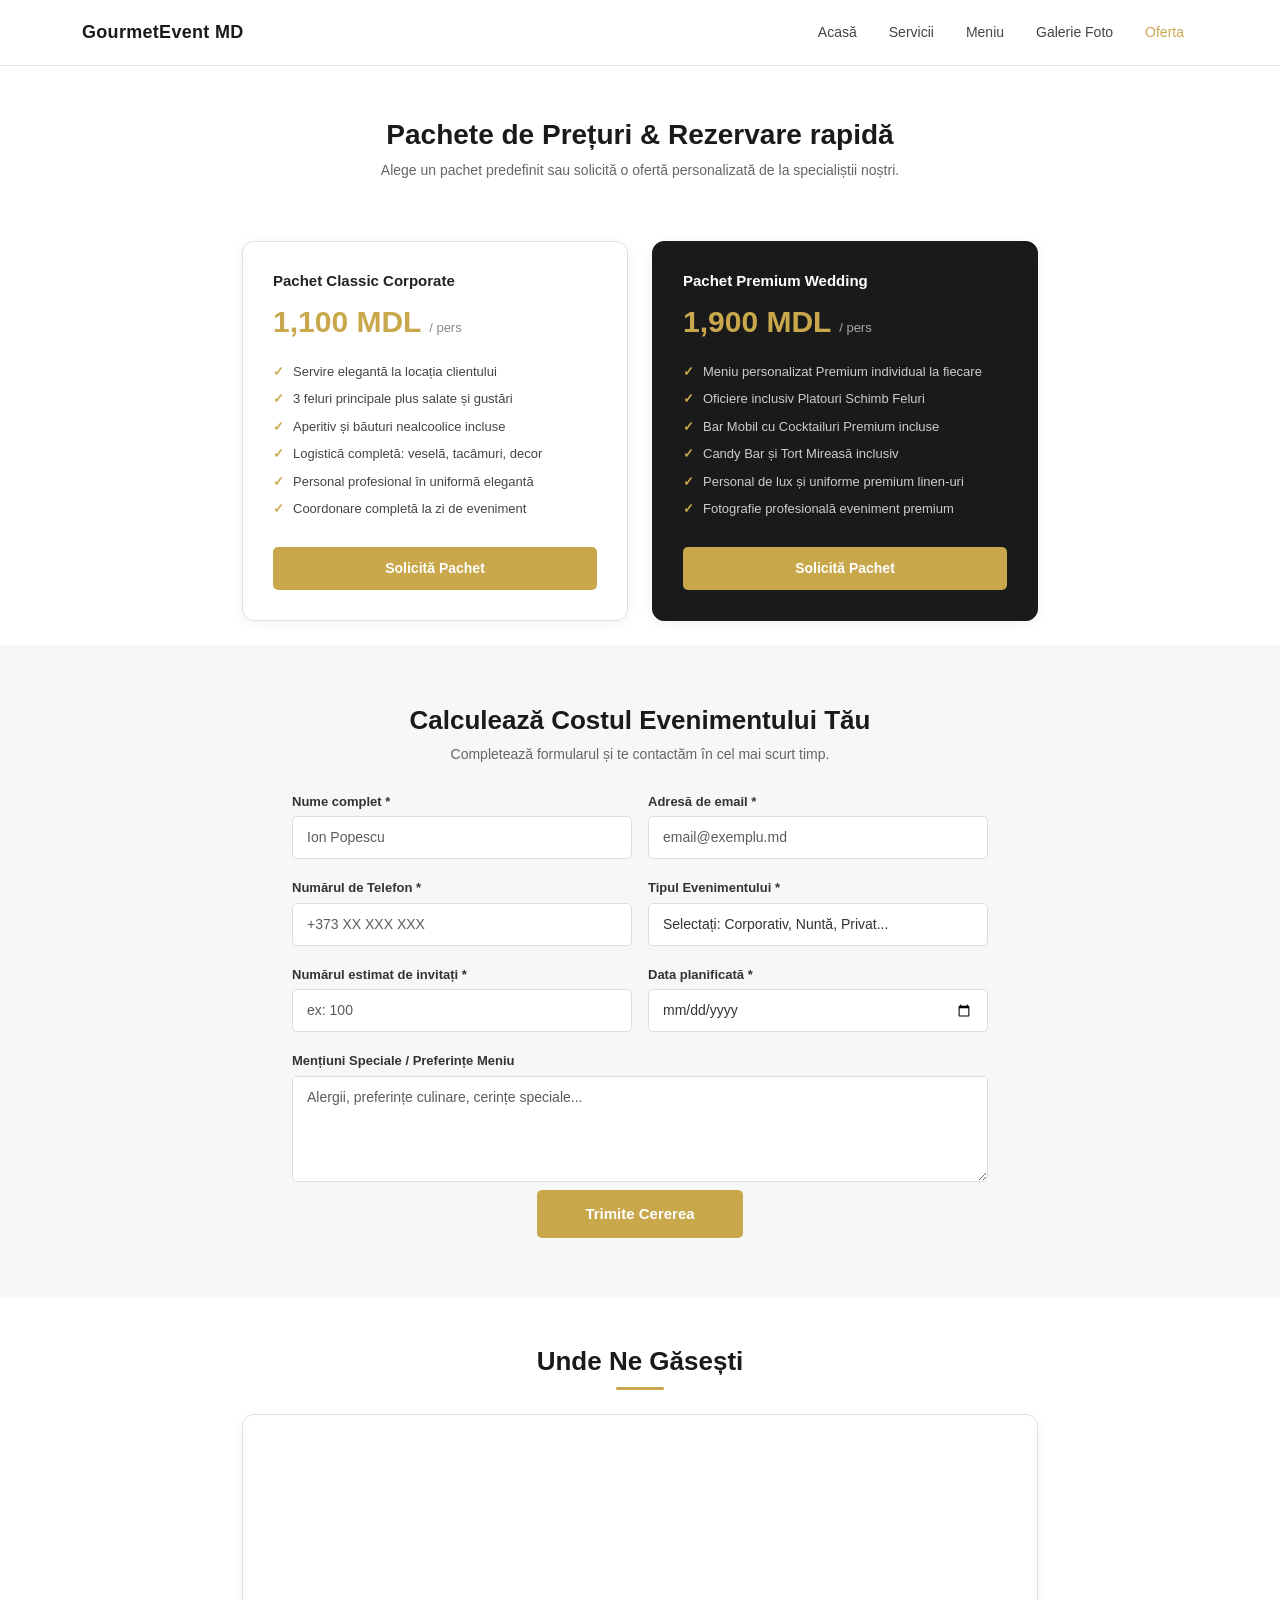
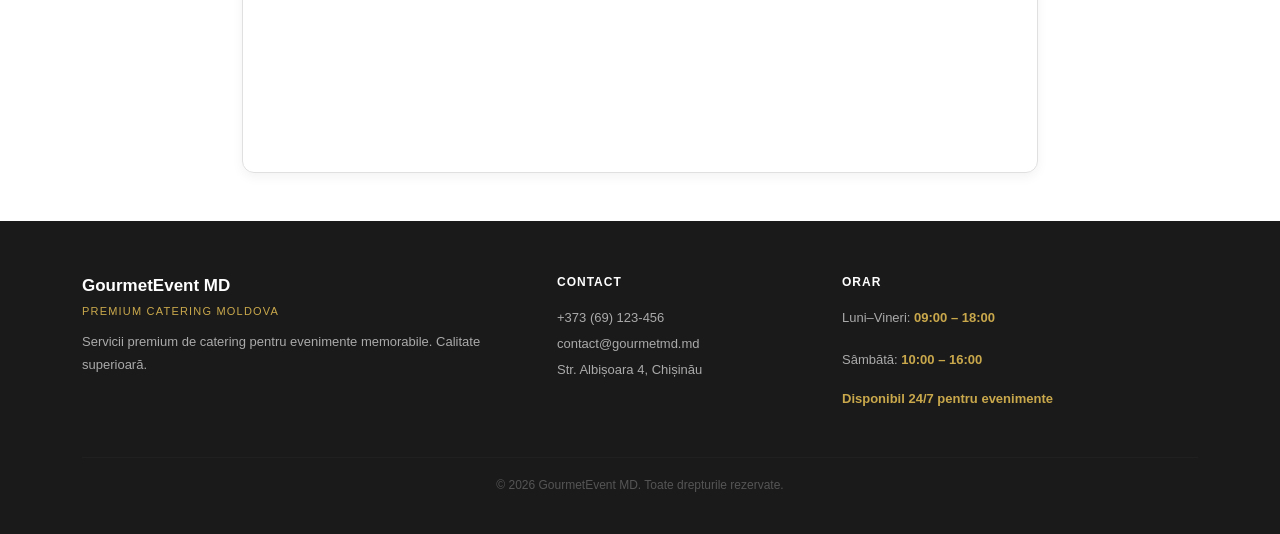
<file: pages/oferta.html>
<!DOCTYPE html>
<html lang="ro">
<head>
  <meta charset="UTF-8" />
  <meta name="viewport" content="width=device-width, initial-scale=1.0" />
  <title>GourmetEvent MD — Ofertă</title>
  <link rel="stylesheet" href="https://cdn.jsdelivr.net/npm/bootstrap@5.3.0/dist/css/bootstrap.min.css" />
  <link rel="stylesheet" href="../css/style.css" />
</head>
<body>

  <!-- ===================== NAVBAR ===================== -->
  <nav class="navbar navbar-expand-lg sticky-top">
    <div class="container">
      <a class="navbar-brand" href="../index.html">GourmetEvent MD</a>
      <button class="navbar-toggler" type="button" data-bs-toggle="collapse" data-bs-target="#navMenu">
        <span class="navbar-toggler-icon"></span>
      </button>
      <div class="collapse navbar-collapse justify-content-end" id="navMenu">
        <ul class="navbar-nav gap-1">
          <li class="nav-item"><a class="nav-link" href="../index.html">Acasă</a></li>
          <li class="nav-item"><a class="nav-link" href="servicii.html">Servicii</a></li>
          <li class="nav-item"><a class="nav-link" href="meniu.html">Meniu</a></li>
          <li class="nav-item"><a class="nav-link" href="galerie.html">Galerie Foto</a></li>
          <li class="nav-item"><a class="nav-link active" href="oferta.html">Oferta</a></li>
        </ul>
      </div>
    </div>
  </nav>

  <!-- ===================== PAGE HEADER ===================== -->
  <div class="page-header">
    <div class="container">
      <h1>Pachete de Prețuri &amp; Rezervare rapidă</h1>
      <p class="section-sub mt-2">Alege un pachet predefinit sau solicită o ofertă personalizată de la specialiștii noștri.</p>
    </div>
  </div>

  <!-- ===================== PACHETE ===================== -->
  <section class="py-4">
    <div class="container" style="max-width:820px;">
      <div class="row g-4">

        <!-- Pachet Classic -->
        <div class="col-md-6">
          <div class="pachet-card">
            <h3>Pachet Classic Corporate</h3>
            <div class="pachet-price">1,100 MDL <small>/ pers</small></div>
            <ul class="pachet-features">
              <li>Servire elegantă la locația clientului</li>
              <li>3 feluri principale plus salate și gustări</li>
              <li>Aperitiv și băuturi nealcoolice incluse</li>
              <li>Logistică completă: veselă, tacâmuri, decor</li>
              <li>Personal profesional în uniformă elegantă</li>
              <li>Coordonare completă la zi de eveniment</li>
            </ul>
            <a href="#form" class="btn-gold btn w-100 text-center">Solicită Pachet</a>
          </div>
        </div>

        <!-- Pachet Premium -->
        <div class="col-md-6">
          <div class="pachet-card premium">
            <h3>Pachet Premium Wedding</h3>
            <div class="pachet-price">1,900 MDL <small>/ pers</small></div>
            <ul class="pachet-features">
              <li>Meniu personalizat Premium individual la fiecare</li>
              <li>Oficiere inclusiv Platouri Schimb Feluri</li>
              <li>Bar Mobil cu Cocktailuri Premium incluse</li>
              <li>Candy Bar și Tort Mireasă inclusiv</li>
              <li>Personal de lux și uniforme premium linen-uri</li>
              <li>Fotografie profesională eveniment premium</li>
            </ul>
            <a href="#form" class="btn-gold btn w-100 text-center">Solicită Pachet</a>
          </div>
        </div>

      </div>
    </div>
  </section>

  <!-- ===================== CONTACT FORM ===================== -->
  <section class="contact-form-section" id="form">
    <div class="container" style="max-width:720px;">

      <div class="text-center mb-4">
        <h2 class="section-title">Calculează Costul Evenimentului Tău</h2>
        <p class="section-sub mt-2">Completează formularul și te contactăm în cel mai scurt timp.</p>
      </div>

      <form id="contactForm" novalidate>
        <div class="row g-3">

          <div class="col-md-6">
            <label for="name" class="form-label">Nume complet *</label>
            <input type="text" id="name" name="name" class="form-control" placeholder="Ion Popescu" required />
          </div>

          <div class="col-md-6">
            <label for="email" class="form-label">Adresă de email *</label>
            <input type="email" id="email" name="email" class="form-control" placeholder="email@exemplu.md" required />
          </div>

          <div class="col-md-6">
            <label for="phone" class="form-label">Numărul de Telefon *</label>
            <input type="tel" id="phone" name="phone" class="form-control" placeholder="+373 XX XXX XXX" required />
          </div>

          <div class="col-md-6">
            <label for="tip" class="form-label">Tipul Evenimentului *</label>
            <select id="tip" name="tip" class="form-select" required>
              <option value="" disabled selected>Selectați: Corporativ, Nuntă, Privat...</option>
              <option value="corporate">Eveniment Corporativ</option>
              <option value="nunta">Nuntă</option>
              <option value="privat">Eveniment Privat</option>
              <option value="cocktail">Cocktail / Finger Food</option>
              <option value="alt">Altele</option>
            </select>
          </div>

          <div class="col-md-6">
            <label for="nrpersoane" class="form-label">Numărul estimat de invitați *</label>
            <input type="number" id="nrpersoane" name="nrpersoane" class="form-control" placeholder="ex: 100" min="10" required />
          </div>

          <div class="col-md-6">
            <label for="data" class="form-label">Data planificată *</label>
            <input type="date" id="data" name="data" class="form-control" required />
          </div>

          <div class="col-12">
            <label for="mentiuni" class="form-label">Mențiuni Speciale / Preferințe Meniu</label>
            <textarea id="mentiuni" name="mentiuni" class="form-control" rows="4"
              placeholder="Alergii, preferințe culinare, cerințe speciale..."></textarea>
          </div>

          <div class="col-12 text-center mt-2">
            <button type="submit" class="btn-gold btn px-5" style="font-size:15px;padding:13px 48px;">
              Trimite Cererea
            </button>
          </div>

        </div>
      </form>

    </div>
  </section>

  <!-- ===================== MAP ===================== -->
  <section class="py-5">
    <div class="container" style="max-width:820px;">

      <h2 class="section-title text-center mb-2">Unde Ne Găsești</h2>
      <div class="gold-divider mb-4"></div>

      <div style="border-radius:12px; overflow:hidden; border:1px solid #e0e0e0; box-shadow:0 4px 12px rgba(0,0,0,0.05);">
        <iframe
          src="https://www.google.com/maps/embed?pb=!1m18!1m12!1m13!1m4!1m3!1d2720.12543231!2d28.83546731556948!3d47.03282297915104!2m3!1f0!2f0!3f0!3m2!1i1024!2i768!4f13.1!3m3!1m2!1s0x40c97c365aa09919%3A0x6d9aa6bfb94d13b4!2sStrada%20Albi%C8%99oara%204%2C%20Chi%C8%99in%C4%83u!5e0!3m2!1sro!2smd!4v1680000000000!5m2!1sro!2smd"
          width="100%" height="350" style="border:0;" allowfullscreen=""
          loading="lazy" referrerpolicy="no-referrer-when-downgrade">
        </iframe>
      </div>

    </div>
  </section>

  <!-- ===================== FOOTER ===================== -->
  <footer class="site-footer">
    <div class="container">
      <div class="row g-4">
        <div class="col-md-5">
          <div class="footer-logo">GourmetEvent MD</div>
          <div class="footer-tagline">Premium Catering Moldova</div>
          <p class="footer-desc">Servicii premium de catering pentru evenimente memorabile. Calitate superioară.</p>
        </div>
        <div class="col-md-3">
          <div class="footer-heading">Contact</div>
          <a href="tel:+37369123456" class="footer-link">+373 (69) 123-456</a>
          <a href="mailto:contact@gourmetmd.md" class="footer-link">contact@gourmetmd.md</a>
          <span class="footer-text">Str. Albișoara 4, Chișinău</span>
        </div>
        <div class="col-md-4">
          <div class="footer-heading">Orar</div>
          <p class="footer-text">Luni–Vineri: <span class="text-gold fw-bold">09:00 – 18:00</span></p>
          <p class="footer-text">Sâmbătă: <span class="text-gold fw-bold">10:00 – 16:00</span></p>
          <p class="text-gold fw-bold" style="font-size:13px;">Disponibil 24/7 pentru evenimente</p>
        </div>
      </div>
      <hr class="footer-divider" />
      <p class="footer-copy">© 2026 GourmetEvent MD. Toate drepturile rezervate.</p>
    </div>
  </footer>

  <script src="https://cdn.jsdelivr.net/npm/bootstrap@5.3.0/dist/js/bootstrap.bundle.min.js"></script>
  <script src="../js/script.js"></script>
</body>
</html>
</file>
<file: css/style.css>
/* ============================================================
   GourmetEvent MD — style.css
   Bootstrap 5.3.0 + custom overrides
   ============================================================ */

/* --- Variables --- */
:root {
    --gold: #C9A84C;
    --gold-light: #e6c96a;
    --dark: #1a1a1a;
    --dark2: #222;
    --gray-bg: #f7f7f7;
    --border: #e0e0e0;
    --muted: #666;
    --white: #fff;
  }
  
  /* --- Base --- */
  body {
    font-family: 'Segoe UI', Arial, sans-serif;
    color: #222;
    background: #fff;
  }
  
  a { text-decoration: none; }
  
  /* ============================================================
     NAVBAR
     ============================================================ */
  .navbar {
    background: #fff !important;
    border-bottom: 1px solid var(--border);
    padding: 14px 0;
  }
  
  .navbar-brand {
    font-size: 18px;
    font-weight: 700;
    color: var(--dark) !important;
    letter-spacing: 0.3px;
  }
  
  .navbar-nav .nav-link {
    font-size: 14px;
    font-weight: 500;
    color: #444 !important;
    padding: 6px 14px !important;
    transition: color 0.2s;
  }
  
  .navbar-nav .nav-link:hover,
  .navbar-nav .nav-link.active {
    color: var(--gold) !important;
  }
  
  /* ============================================================
     BUTTONS
     ============================================================ */
  .btn-gold {
    background-color: var(--gold);
    color: #fff;
    border: none;
    font-weight: 600;
    font-size: 14px;
    padding: 11px 28px;
    border-radius: 5px;
    transition: background 0.2s;
  }
  .btn-gold:hover { background-color: var(--gold-light); color: #fff; }
  
  .btn-outline-white {
    background: transparent;
    color: #fff;
    border: 2px solid #fff;
    font-weight: 600;
    font-size: 14px;
    padding: 10px 26px;
    border-radius: 5px;
    transition: all 0.2s;
  }
  .btn-outline-white:hover { background: #fff; color: var(--dark); }
  
  .btn-dark-custom {
    background-color: var(--dark);
    color: #fff;
    border: none;
    font-weight: 600;
    font-size: 14px;
    padding: 11px 28px;
    border-radius: 5px;
    transition: background 0.2s;
  }
  .btn-dark-custom:hover { background-color: #333; color: #fff; }
  
  /* ============================================================
     SECTION UTILITIES
     ============================================================ */
  .section-title {
    font-size: 26px;
    font-weight: 800;
    color: var(--dark);
  }
  
  .section-sub {
    font-size: 14px;
    color: var(--muted);
  }
  
  .gold-divider {
    width: 48px;
    height: 3px;
    background: var(--gold);
    margin: 10px auto 0;
    border-radius: 2px;
  }
  
  .text-gold { color: var(--gold) !important; }
  .bg-dark-custom { background-color: var(--dark) !important; }
  
  /* ============================================================
     HERO (index.html)
     ============================================================ */
  .hero {
    position: relative;
    min-height: 420px;
    display: flex;
    align-items: center;
    justify-content: center;
    text-align: center;
    overflow: hidden;
    color: #fff;
    background: #111;
  }
  
  .hero-bg {
    position: absolute;
    inset: 0;
    z-index: 0;
  }
  
  .hero-bg img {
    width: 100%;
    height: 100%;
    object-fit: cover;
    opacity: 0.55;
    display: block;
  }
  
  /* Placeholder when no image */
  .hero-bg-placeholder {
    width: 100%;
    height: 100%;
    background: linear-gradient(135deg, #1a1a1a 0%, #2d2d2d 100%);
    display: flex;
    align-items: center;
    justify-content: center;
    color: #555;
    font-size: 13px;
  }
  
  .hero-content {
    position: relative;
    z-index: 1;
    padding: 80px 20px;
  }
  
  .hero-content h1 {
    font-size: 40px;
    font-weight: 800;
    margin-bottom: 14px;
    text-shadow: 0 2px 10px rgba(0,0,0,.5);
  }
  
  .hero-content p {
    font-size: 16px;
    margin-bottom: 30px;
    opacity: 0.9;
  }
  
  /* ============================================================
     PREZENTARE FIRMA (index.html)
     ============================================================ */
  .firma-img {
    width: 100%;
    height: 220px;
    object-fit: cover;
    border-radius: 6px;
  }
  
  .firma-img-placeholder {
    width: 100%;
    height: 220px;
    background: #ddd;
    border-radius: 6px;
    display: flex;
    align-items: center;
    justify-content: center;
    color: #999;
    font-size: 13px;
    text-align: center;
    padding: 16px;
  }
  
  .oferta-banner {
    background: #fff;
    border: 1px solid var(--border);
    border-radius: 10px;
    padding: 24px 32px;
    box-shadow: 0 2px 12px rgba(0,0,0,.06);
  }
  
  .oferta-banner h3 {
    font-size: 19px;
    font-weight: 700;
    color: var(--dark);
  }
  
  /* ============================================================
     SERVICII PAGE
     ============================================================ */
  .page-header {
    padding: 52px 0 20px;
    text-align: center;
  }
  
  .page-header h1 {
    font-size: 28px;
    font-weight: 800;
    color: var(--dark);
  }
  
  .serviciu-card {
    border: 1px solid var(--border);
    border-radius: 10px;
    overflow: hidden;
    background: #fff;
    box-shadow: 0 2px 10px rgba(0,0,0,.05);
    transition: box-shadow 0.2s;
  }
  
  .serviciu-card:hover { box-shadow: 0 6px 22px rgba(0,0,0,.10); }
  .serviciu-card.featured { border: 2px solid var(--gold); }
  
  .serviciu-card .card-img {
    width: 100%;
    height: 180px;
    object-fit: cover;
  }
  
  .serviciu-card .img-placeholder {
    width: 100%;
    height: 180px;
    background: #ccc;
    display: flex;
    align-items: center;
    justify-content: center;
    color: #888;
    font-size: 12px;
    text-align: center;
    padding: 12px;
  }
  
  .serviciu-num {
    font-size: 12px;
    font-weight: 700;
    color: var(--gold);
    text-transform: uppercase;
    letter-spacing: 1px;
    margin-bottom: 6px;
  }
  
  .serviciu-features li {
    font-size: 13px;
    color: #444;
    padding-left: 18px;
    position: relative;
    margin-bottom: 5px;
  }
  
  .serviciu-features li::before {
    content: "✓";
    color: var(--gold);
    position: absolute;
    left: 0;
    font-weight: 700;
  }
  
  /* ============================================================
     MENIU PAGE
     ============================================================ */
  .meniu-card {
    border: 1px solid var(--border);
    border-radius: 10px;
    overflow: hidden;
    background: #fff;
    box-shadow: 0 2px 8px rgba(0,0,0,.04);
    transition: box-shadow 0.2s;
    display: flex;
  }
  
  .meniu-card:hover { box-shadow: 0 6px 20px rgba(0,0,0,.09); }
  .meniu-card.featured { border: 2px solid var(--gold); }
  
  .meniu-card .meniu-img {
    width: 130px;
    flex-shrink: 0;
    object-fit: cover;
  }
  
  .meniu-card .meniu-img-placeholder {
    width: 130px;
    flex-shrink: 0;
    background: #ccc;
    display: flex;
    align-items: center;
    justify-content: center;
    color: #888;
    font-size: 11px;
    text-align: center;
    padding: 10px;
  }
  
  .meniu-body { padding: 16px 20px; }
  
  .meniu-body h3 {
    font-size: 16px;
    font-weight: 700;
    margin-bottom: 6px;
  }
  
  .meniu-body p {
    font-size: 13px;
    color: #555;
    line-height: 1.7;
    margin-bottom: 8px;
  }
  
  .meniu-price {
    font-size: 13px;
    font-weight: 700;
    color: var(--gold);
    margin-bottom: 4px;
  }
  
  .meniu-tags { font-size: 12px; color: #888; }
  
  /* ============================================================
     GALERIE PAGE
     ============================================================ */
  .galerie-item {
    position: relative;
    overflow: hidden;
    border-radius: 0;
    cursor: pointer;
  }
  
  .galerie-item img {
    width: 100%;
    height: 220px;
    object-fit: cover;
    transition: transform 0.35s;
    display: block;
  }
  
  .galerie-item.tall img { height: 456px; }
  
  .galerie-item:hover img { transform: scale(1.05); }
  
  .galerie-item .img-placeholder {
    width: 100%;
    height: 220px;
    background: #bbb;
    display: flex;
    align-items: center;
    justify-content: center;
    color: #777;
    font-size: 12px;
    text-align: center;
    padding: 12px;
  }
  
  .galerie-item.tall .img-placeholder { height: 456px; }
  
  .galerie-overlay {
    position: absolute;
    inset: 0;
    background: linear-gradient(to top, rgba(0,0,0,.65) 0%, transparent 55%);
    display: flex;
    align-items: flex-end;
    padding: 14px;
    pointer-events: none;
  }
  
  .galerie-overlay span {
    color: #fff;
    font-size: 12px;
    font-weight: 600;
    background: rgba(0,0,0,.3);
    padding: 4px 10px;
    border-radius: 3px;
    backdrop-filter: blur(2px);
  }
  
  /* ============================================================
     OFERTA PAGE — Pachete
     ============================================================ */
  .pachet-card {
    border: 1px solid var(--border);
    border-radius: 12px;
    padding: 30px;
    background: #fff;
    box-shadow: 0 2px 12px rgba(0,0,0,.06);
    height: 100%;
  }
  
  .pachet-card.premium {
    background: var(--dark);
    color: #fff;
    border-color: var(--dark);
  }
  
  .pachet-card h3 {
    font-size: 15px;
    font-weight: 700;
    margin-bottom: 14px;
  }
  
  .pachet-price {
    font-size: 30px;
    font-weight: 800;
    color: var(--gold);
    margin-bottom: 4px;
    line-height: 1.2;
  }
  
  .pachet-price small {
    font-size: 13px;
    font-weight: 400;
    color: #888;
  }
  
  .pachet-card.premium .pachet-price small { color: #aaa; }
  
  .pachet-features {
    list-style: none;
    padding: 0;
    margin: 18px 0 24px;
  }
  
  .pachet-features li {
    font-size: 13px;
    color: #444;
    padding: 4px 0 4px 20px;
    position: relative;
    line-height: 1.5;
  }
  
  .pachet-card.premium .pachet-features li { color: #ccc; }
  
  .pachet-features li::before {
    content: "✓";
    color: var(--gold);
    position: absolute;
    left: 0;
    font-weight: 700;
  }
  
  /* ============================================================
     CONTACT FORM
     ============================================================ */
  .contact-form-section {
    background: var(--gray-bg);
    padding: 60px 0;
  }
  
  .form-label {
    font-size: 13px;
    font-weight: 600;
    color: #333;
    margin-bottom: 5px;
  }
  
  .form-control, .form-select {
    border: 1px solid #ddd;
    border-radius: 5px;
    padding: 10px 14px;
    font-size: 14px;
    color: #333;
    background: #fff;
    transition: border-color 0.2s, box-shadow 0.2s;
  }
  
  .form-control:focus, .form-select:focus {
    border-color: var(--gold);
    box-shadow: 0 0 0 3px rgba(201,168,76,.15);
    outline: none;
  }
  
  /* ============================================================
     MAP SECTION
     ============================================================ */
  .map-wrapper {
    border-radius: 10px;
    overflow: hidden;
    border: 1px solid var(--border);
    height: 300px;
    background: #e8e0d0;
    display: flex;
    flex-direction: column;
    align-items: center;
    justify-content: center;
    gap: 16px;
  }
  
  .map-wrapper iframe {
    width: 100%;
    height: 100%;
    border: 0;
    display: block;
  }
  
  .map-links { display: flex; gap: 12px; flex-wrap: wrap; justify-content: center; }
  
  .map-link {
    font-size: 13px;
    font-weight: 600;
    color: var(--gold);
    border: 1px solid var(--gold);
    padding: 8px 16px;
    border-radius: 4px;
    transition: background 0.2s, color 0.2s;
  }
  .map-link:hover { background: var(--gold); color: #fff; }
  
  /* ============================================================
     FOOTER
     ============================================================ */
  .site-footer {
    background: var(--dark);
    color: #ccc;
    padding: 52px 0 24px;
  }
  
  .footer-logo {
    font-size: 17px;
    font-weight: 700;
    color: #fff;
    margin-bottom: 4px;
  }
  
  .footer-tagline {
    font-size: 11px;
    color: var(--gold);
    text-transform: uppercase;
    letter-spacing: 1.2px;
    margin-bottom: 12px;
  }
  
  .footer-desc {
    font-size: 13px;
    color: #aaa;
    line-height: 1.7;
  }
  
  .footer-heading {
    font-size: 12px;
    font-weight: 700;
    text-transform: uppercase;
    letter-spacing: 1px;
    color: #fff;
    margin-bottom: 14px;
  }
  
  .footer-link {
    display: block;
    font-size: 13px;
    color: #aaa;
    line-height: 2;
    transition: color 0.2s;
  }
  .footer-link:hover { color: var(--gold); }
  
  .footer-text {
    font-size: 13px;
    color: #aaa;
    line-height: 2;
  }
  
  .footer-divider {
    border-color: #333;
    margin: 32px 0 18px;
  }
  
  .footer-copy {
    font-size: 12px;
    color: #555;
    text-align: center;
  }
  
  /* ============================================================
     RESPONSIVE TWEAKS
     ============================================================ */
  @media (max-width: 768px) {
    .hero-content h1 { font-size: 26px; }
    .meniu-card { flex-direction: column; }
    .meniu-card .meniu-img,
    .meniu-card .meniu-img-placeholder { width: 100%; height: 160px; }
    .galerie-item.tall img { height: 220px; }
    .galerie-item.tall .img-placeholder { height: 220px; }
    .pachet-card { margin-bottom: 20px; }
  }
  /* ============================================================
   GALERIE FOTO STYLES (FIGMA EFFECT)
   ============================================================ */
.gallery-item {
  position: relative;
  overflow: hidden;
  border-radius: 12px;
  box-shadow: 0 4px 15px rgba(0, 0, 0, 0.05);
  cursor: pointer;
  height: 100%;
}

.gallery-img {
  width: 100%;
  height: 320px;
  object-fit: cover;
  transition: transform 0.5s ease;
}

.col-md-6 .gallery-img {
  height: 380px;
}

.gallery-overlay {
  position: absolute;
  top: 0;
  left: 0;
  width: 100%;
  height: 100%;
  background: rgba(26, 26, 26, 0.4);
  display: flex;
  align-items: center;
  justify-content: center;
  opacity: 0;
  transition: opacity 0.3s ease;
}

.gallery-category {
  color: #fff;
  font-size: 18px;
  font-weight: 600;
  letter-spacing: 1px;
  border-bottom: 2px solid var(--gold);
  padding-bottom: 4px;
  transform: translateY(20px);
  transition: transform 0.4s ease;
}

.gallery-item:hover .gallery-img {
  transform: scale(1.06);
}

.gallery-item:hover .gallery-overlay {
  opacity: 1;
}

.gallery-item:hover .gallery-category {
  transform: translateY(0);
}
</file>
